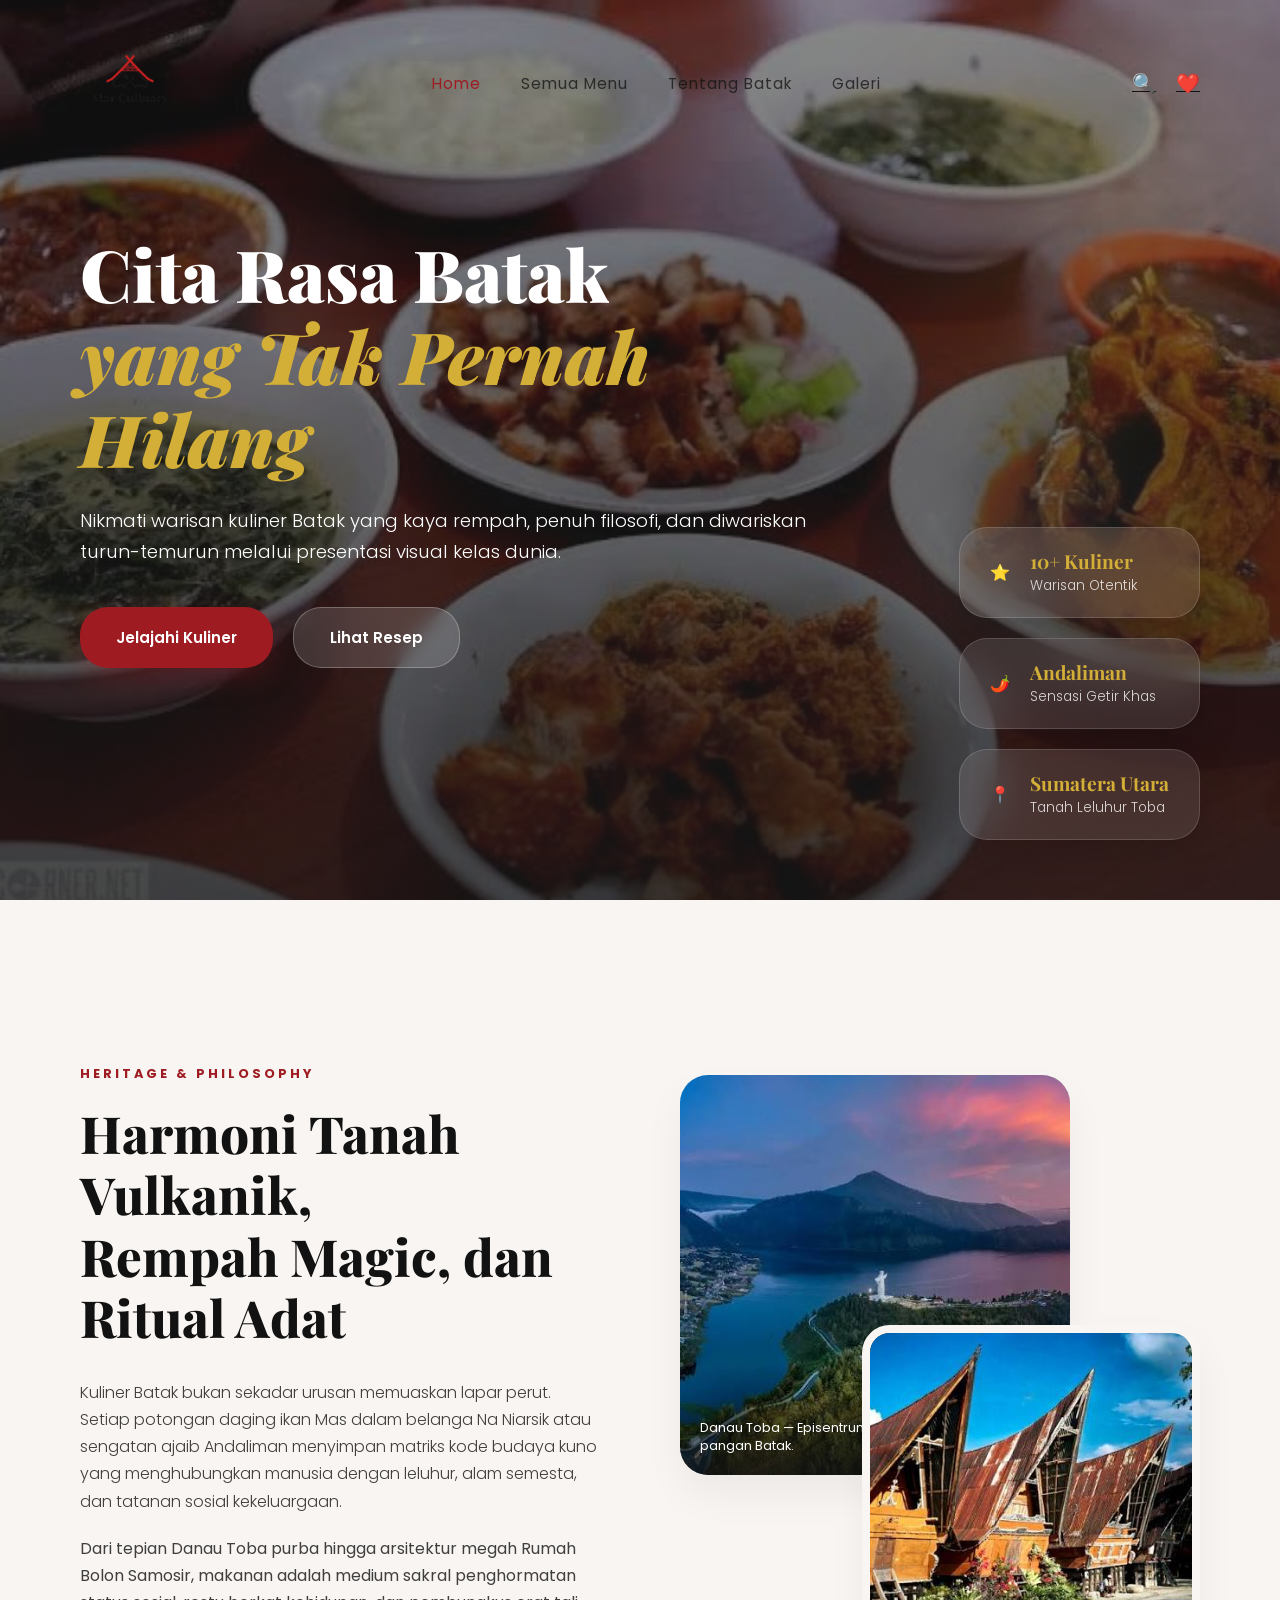
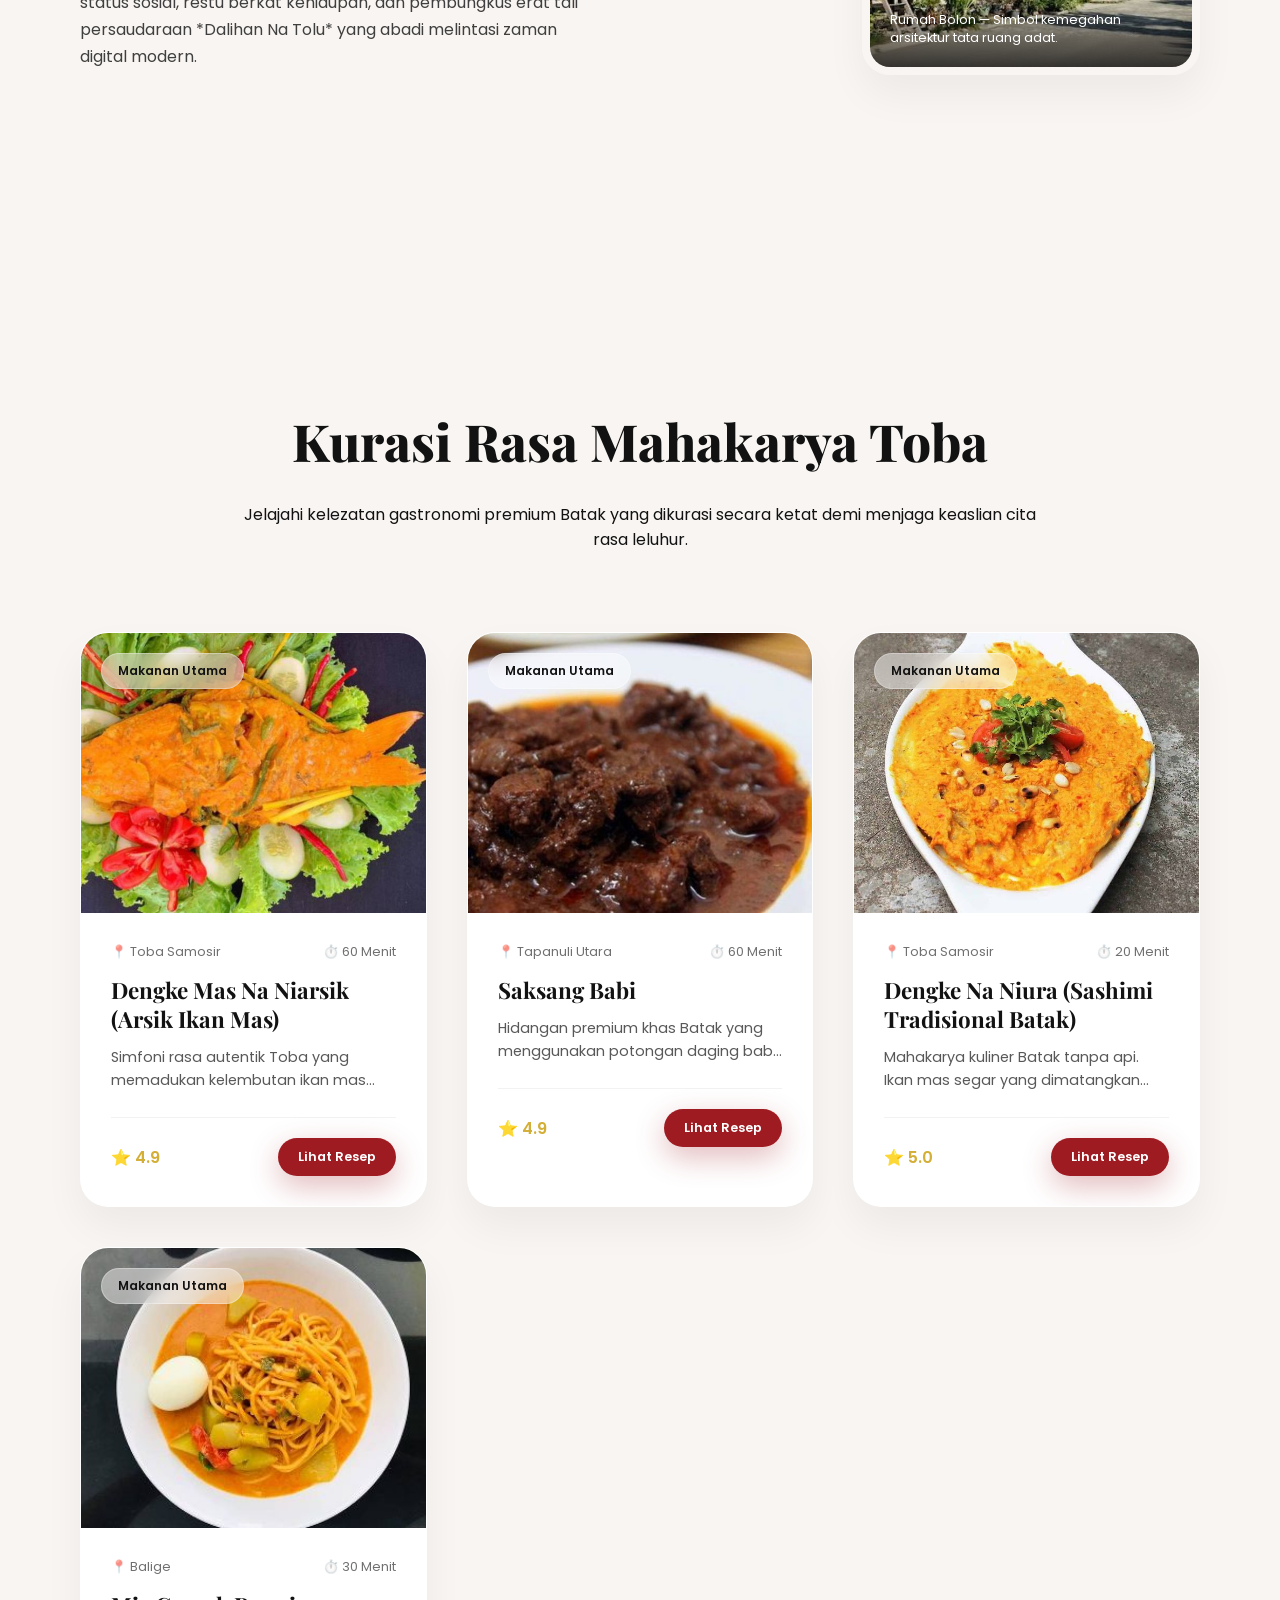
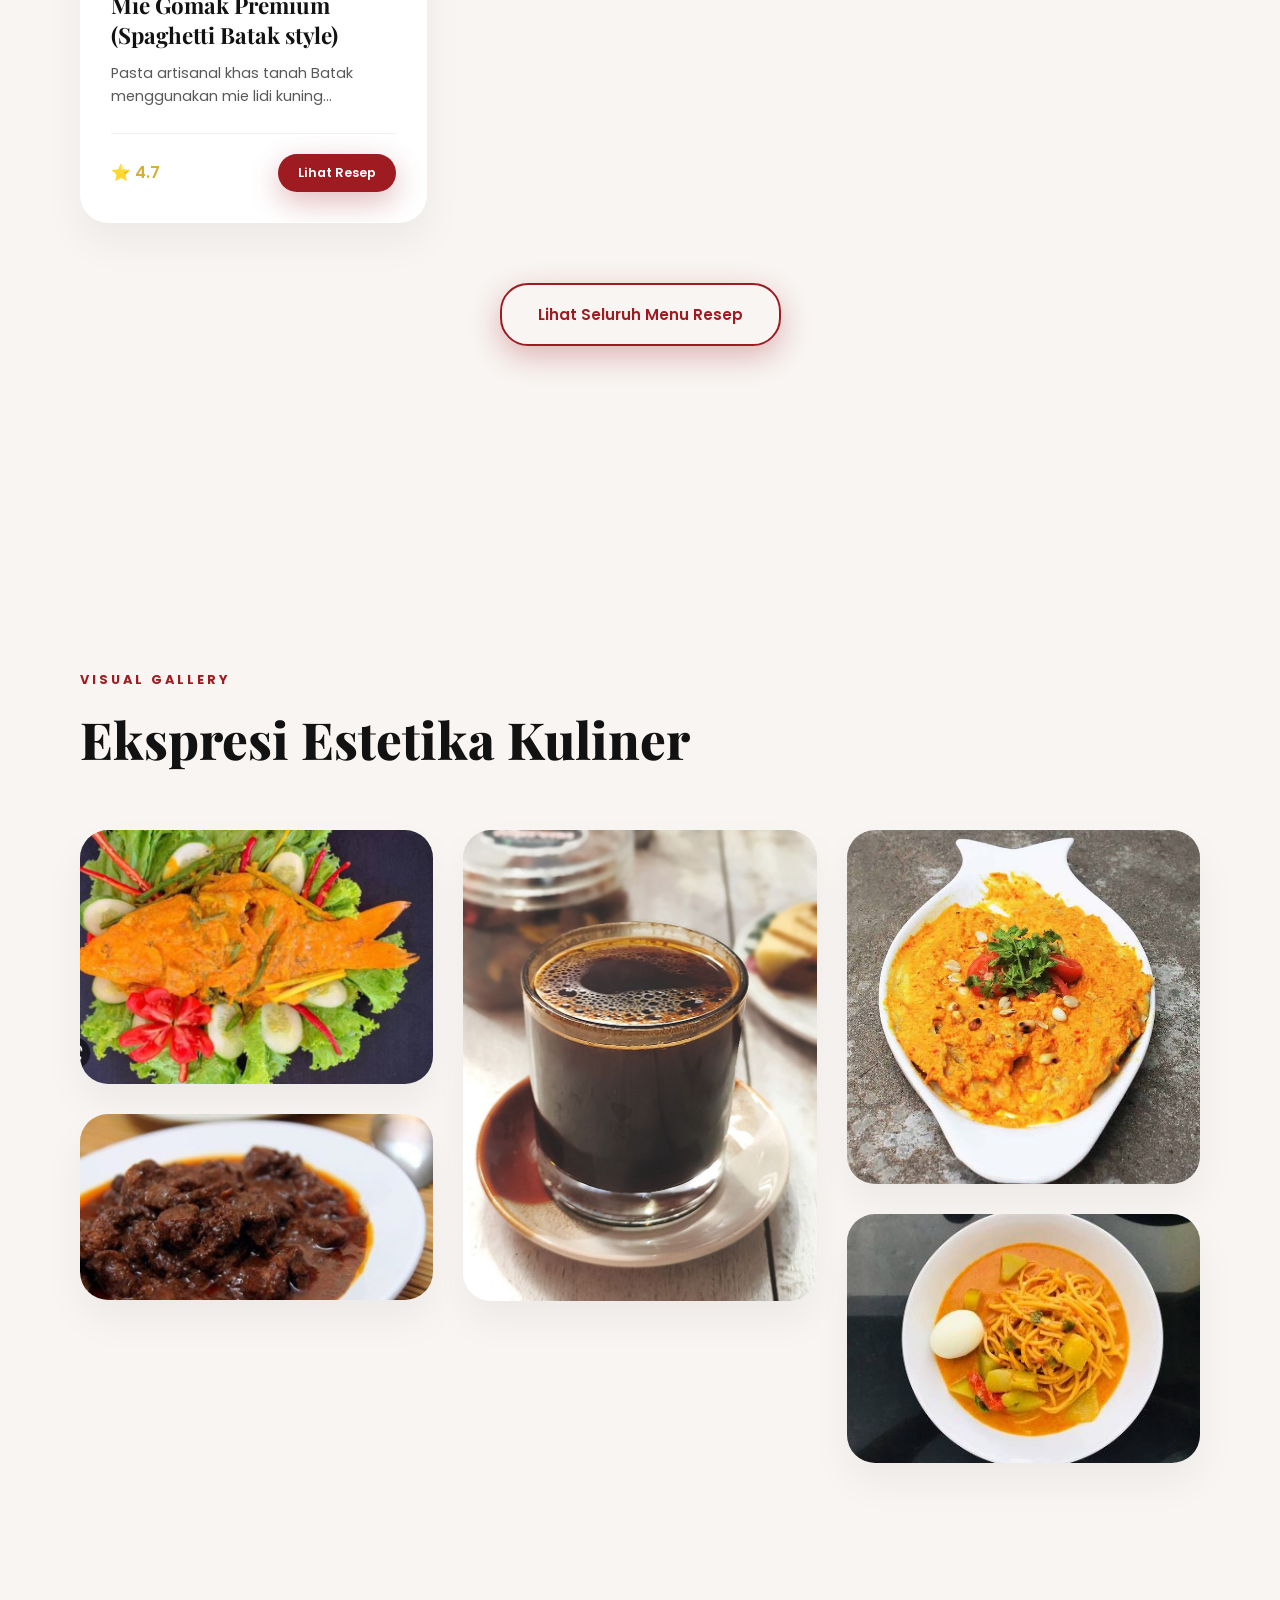
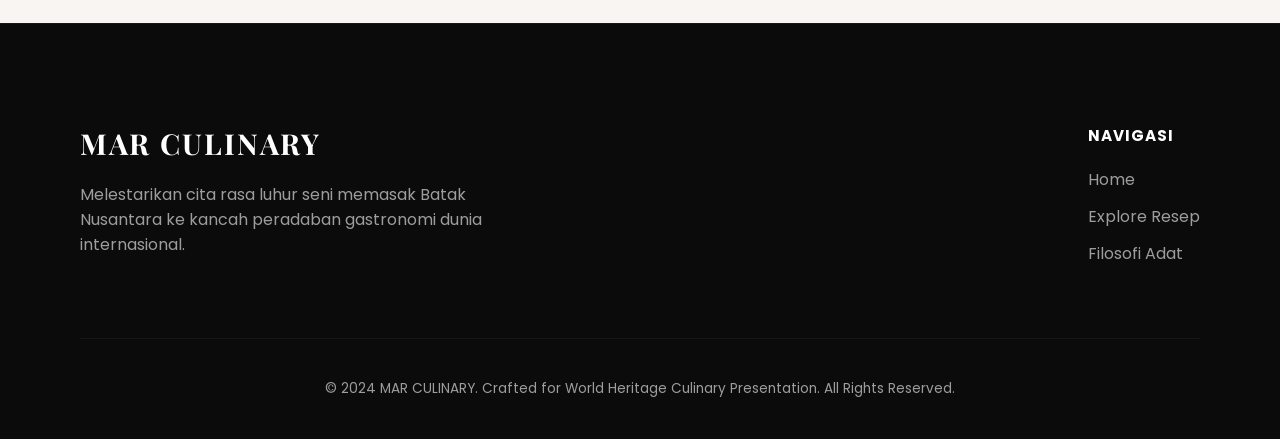
<file: index.html>
<!DOCTYPE html>
<html lang="id">
<head>
    <meta charset="UTF-8">
    <meta name="viewport" content="width=device-width, initial-scale=1.0">
    <title>MAR CULINARY — Premium Batak Heritage Culinary</title>
    <!-- Fonts -->
    <link rel="preconnect" href="https://fonts.googleapis.com">
    <link rel="preconnect" href="https://fonts.gstatic.com" crossorigin>
    <link href="https://fonts.googleapis.com/css2?family=Playfair+Display:ital,wght@0,400..900;1,400..900&family=Poppins:wght@300;400;600;700&display=swap" rel="stylesheet">
    <!-- Styles -->
    <link rel="stylesheet" href="css/style.css">
    <link rel="stylesheet" href="css/animation.css">
</head>
<body>

    <!-- Loading Screen -->
    <div class="loading-screen" id="loadingScreen">
        <div class="loader-content">
            <h1 class="gorga-logo-text">MAR CULINARY</h1>
            <div class="loader-bar"></div>
        </div>
    </div>

    <!-- Background Transparan Motif Ulos Ulas -->
    <div class="ulos-overlay-bg"></div>

    <!-- NAVBAR -->
    <nav class="navbar" id="mainNavbar">
        <div class="nav-container">
            <a href="index.html" class="nav-logo">
            <img src="assets/images/logo.png" alt="Mar Culinary Logo" style="height: 100px; width: auto;">
        </a>
            <ul class="nav-links">
                <li><a href="index.html" class="active">Home</a></li>
                <li><a href="recipes.html?filter=all">Semua Menu</a></li>
                <li><a href="#tentang">Tentang Batak</a></li>
                <li><a href="#galeri">Galeri</a></li>
            </ul>
            <div class="nav-actions">
            <a href="recipes.html" class="nav-action-btn" title="Cari">
                <span class="icon">🔍</span>
            </a>

            <a href="recipes.html?view=favorites" class="nav-action-btn" title="Favorit">
                <span class="icon">❤️</span>
            </a>
        </div>
    </nav>

    <!-- HERO SECTION -->
    <header class="hero">
        <div class="hero-bg-slider"
        style="background-image:
        linear-gradient(rgba(18,18,18,0.5), rgba(18,18,18,0.8)),
        url('assets/images/dp.jpeg');">
        </div>
        <div class="floating-bubble bubble-1"></div>
        <div class="floating-bubble bubble-2"></div>
        <div class="warm-light-source"></div>
        
        <div class="hero-content">
            <h1 class="reveal-text">Cita Rasa Batak<br><span class="highlight-gold">yang Tak Pernah Hilang</span></h1>
            <p class="reveal-subtext">Nikmati warisan kuliner Batak yang kaya rempah, penuh filosofi, dan diwariskan turun-temurun melalui presentasi visual kelas dunia.</p>
            <div class="hero-buttons">
                <a href="recipes.html" class="btn btn-primary ripple">Jelajahi Kuliner</a>
                <a href="recipes.html" class="btn btn-secondary glass">Lihat Resep</a>
            </div>
        </div>

        <!-- Floating Cards Info Apple Style -->
        <div class="hero-floating-cards">
            <div class="f-card glass-card">
                <span class="f-icon">⭐</span>
                <div>
                    <h4>10+ Kuliner</h4>
                    <p>Warisan Otentik</p>
                </div>
            </div>
            <div class="f-card glass-card">
                <span class="f-icon">🌶️</span>
                <div>
                    <h4>Andaliman</h4>
                    <p>Sensasi Getir Khas</p>
                </div>
            </div>
            <div class="f-card glass-card">
                <span class="f-icon">📍</span>
                <div>
                    <h4>Sumatera Utara</h4>
                    <p>Tanah Leluhur Toba</p>
                </div>
            </div>
        </div>
    </header>

    <!-- TENTANG KULINER BATAK (National Geographic Style) -->
    <section class="section-tentang" id="tentang">
        <div class="container-editorial">
            <div class="editorial-grid">
                <div class="editorial-text-panel">
                    <span class="section-tag">HERITAGE & PHILOSOPHY</span>
                    <h2>Harmoni Tanah Vulkanik,<br>Rempah Magic, dan Ritual Adat</h2>
                    <p class="lead-para">Kuliner Batak bukan sekadar urusan memuaskan lapar perut. Setiap potongan daging ikan Mas dalam belanga Na Niarsik atau sengatan ajaib Andaliman menyimpan matriks kode budaya kuno yang menghubungkan manusia dengan leluhur, alam semesta, dan tatanan sosial kekeluargaan.</p>
                    <p>Dari tepian Danau Toba purba hingga arsitektur megah Rumah Bolon Samosir, makanan adalah medium sakral penghormatan status sosial, restu berkat kehidupan, dan pembungkus erat tali persaudaraan *Dalihan Na Tolu* yang abadi melintasi zaman digital modern.</p>
                </div>
                <div class="editorial-image-panel">
                    <div class="img-wrapper wrap-1 soft-shadow-trigger">
                        <img src="assets/images/DanauToba.jpeg" alt="Danau Toba Heritage">
                        <div class="img-caption">Danau Toba — Episentrum kultur dan kesuburan pangan Batak.</div>
                    </div>
                    <div class="img-wrapper wrap-2 soft-shadow-trigger">
                        <img src="assets/images/RumahBolon.jpeg" alt="Rumah Bolon & Ulos">
                        <div class="img-caption">Rumah Bolon — Simbol kemegahan arsitektur tata ruang adat.</div>
                    </div>
                </div>
            </div>
        </div>
    </section>

    <!-- EXPLORE MENU PREVIEW (Airbnb Experience Grid Style) -->
    <section class="section-explore">
        <div class="container-fluid">
            <div class="section-header-center">
                <h2>Kurasi Rasa Mahakarya Toba</h2>
                <p>Jelajahi kelezatan gastronomi premium Batak yang dikurasi secara ketat demi menjaga keaslian cita rasa leluhur.</p>
            </div>
            
            <div class="modern-menu-grid" id="featuredRecipesGrid">
                <!-- Diisi Dinamis oleh JavaScript app.js (Menampilkan 4 Lauk Utama Terpopuler) -->
            </div>

            <div class="center-action-wrapper">
                <a href="recipes.html" class="btn btn-primary outline-btn btn-large">Lihat Seluruh Menu Resep</a>
            </div>
        </div>
    </section>

    <!-- GALERI MASONRY (Pinterest Premium Style) -->
    <section class="section-galeri" id="galeri">
        <div class="container-fluid">
            <div class="section-header-left">
                <span class="section-tag">VISUAL GALLERY</span>
                <h2>Ekspresi Estetika Kuliner</h2>
            </div>
            
            <div class="masonry-gallery">
                <div class="masonry-item item-tall">
                    <img src="assets/images/arsik.jpeg" alt="Arsik Close up">
                    <div class="masonry-overlay glass">
                        <h3>Dengke Mas Na Niarsik</h3>
                        <a href="detail.html?id=arsik" class="btn-text-arrow">Lihat Resep →</a>
                    </div>
                </div>
                <div class="masonry-item">
                    <img src="assets/images/saksang.jpeg" alt="Saksang Culinary">
                    <div class="masonry-overlay glass">
                        <h3>Saksang Ayam Kampung</h3>
                        <a href="detail.html?id=saksang" class="btn-text-arrow">Lihat Resep →</a>
                    </div>
                </div>
                <div class="masonry-item">
                    <img src="assets/images/kopi.jpeg" alt="Kopi Lintong Brew">
                    <div class="masonry-overlay glass">
                        <h3>Kopi Arabika Lintong</h3>
                        <a href="detail.html?id=kopi-lintong" class="btn-text-arrow">Lihat Resep →</a>
                    </div>
                </div>
                <div class="masonry-item item-wide">
                    <img src="assets/images/naniura.jpeg" alt="Naniura Fine Dish">
                    <div class="masonry-overlay glass">
                        <h3>Dengke Na Niura</h3>
                        <a href="detail.html?id=naniura" class="btn-text-arrow">Lihat Resep →</a>
                    </div>
                </div>
                <div class="masonry-item">
                    <img src="assets/images/mieg.jpeg" alt="Mie Gomak Traditional">
                    <div class="masonry-overlay glass">
                        <h3>Mie Gomak Premium</h3>
                        <a href="detail.html?id=mie-gomak" class="btn-text-arrow">Lihat Resep →</a>
                    </div>
                </div>
            </div>
        </div>
    </section>

    <!-- FOOTER -->
    <footer class="footer-premium">
        <div class="footer-top">
            <div class="footer-brand">
                <h2>MAR CULINARY</h2>
                <p>Melestarikan cita rasa luhur seni memasak Batak Nusantara ke kancah peradaban gastronomi dunia internasional.</p>
            </div>
            <div class="footer-links-group">
                <h4>Navigasi</h4>
                <ul>
                    <li><a href="index.html">Home</a></li>
                    <li><a href="recipes.html">Explore Resep</a></li>
                    <li><a href="#tentang">Filosofi Adat</a></li>
                </ul>
            </div>  
        </div>
        <div class="footer-bottom">
            <p>&copy; 2024 MAR CULINARY. Crafted for World Heritage Culinary Presentation. All Rights Reserved.</p>
        </div>
    </footer>

    <!-- Scripts -->
    <script src="js/app.js"></script>
    <script>
    window.addEventListener('load', () => {
        setTimeout(() => {
            const loader = document.getElementById('loadingScreen');
            if (loader) {
                loader.style.opacity = '0';
                setTimeout(() => { loader.style.display = 'none'; }, 500);
            }
        }, 3000);
    });
</script>
</body>
</html>
</file>
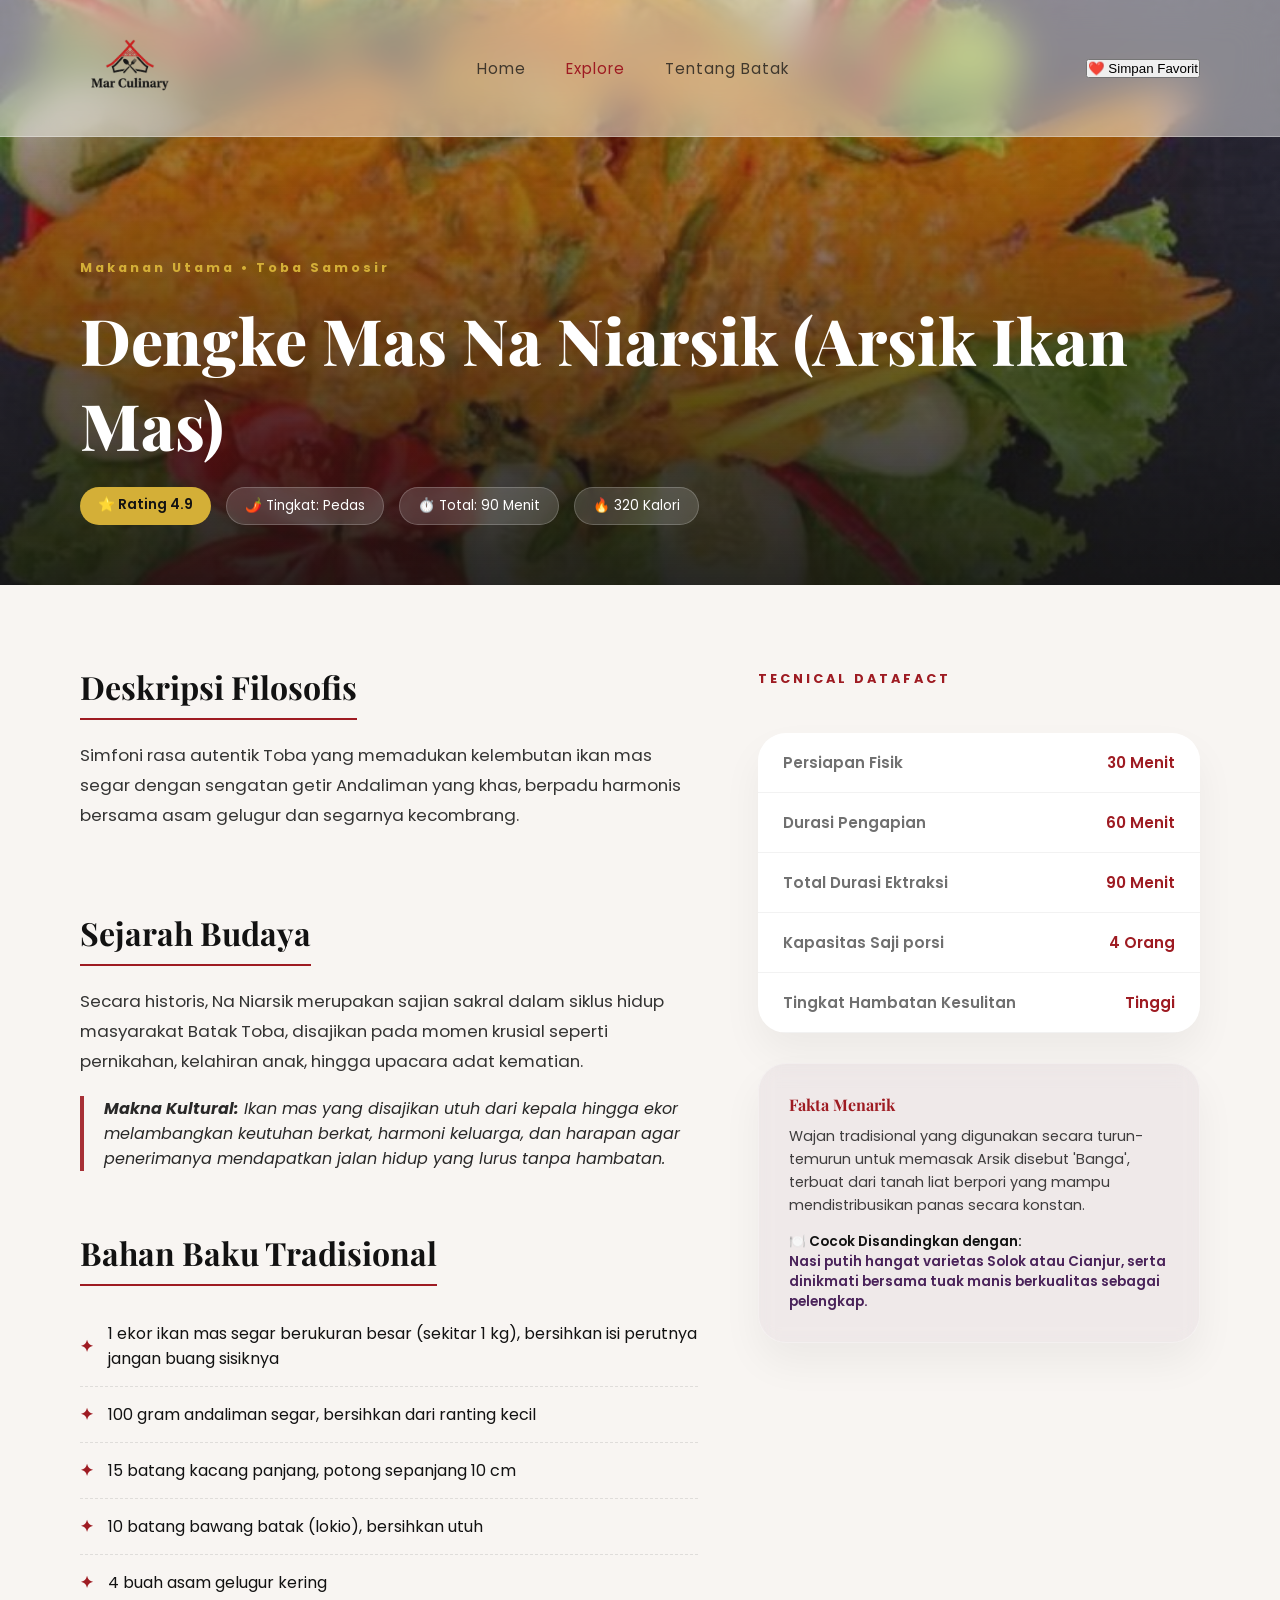
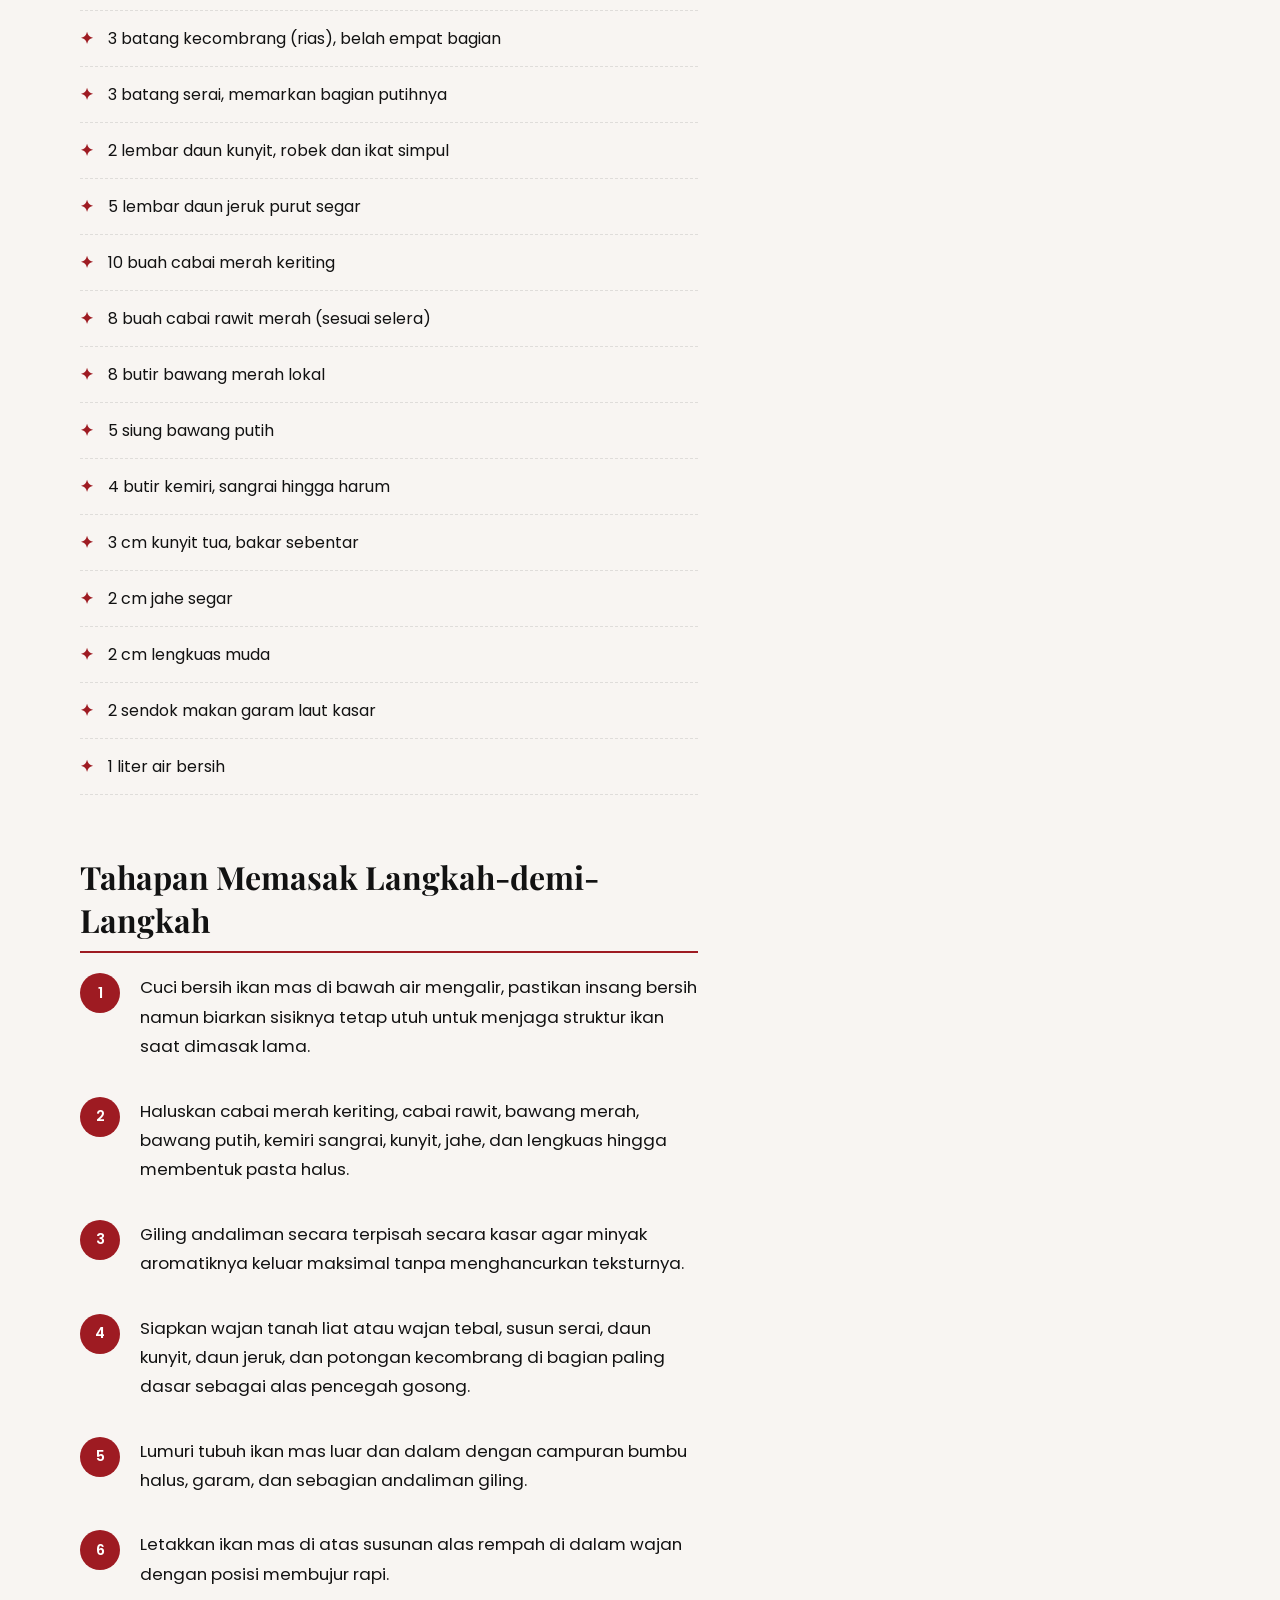
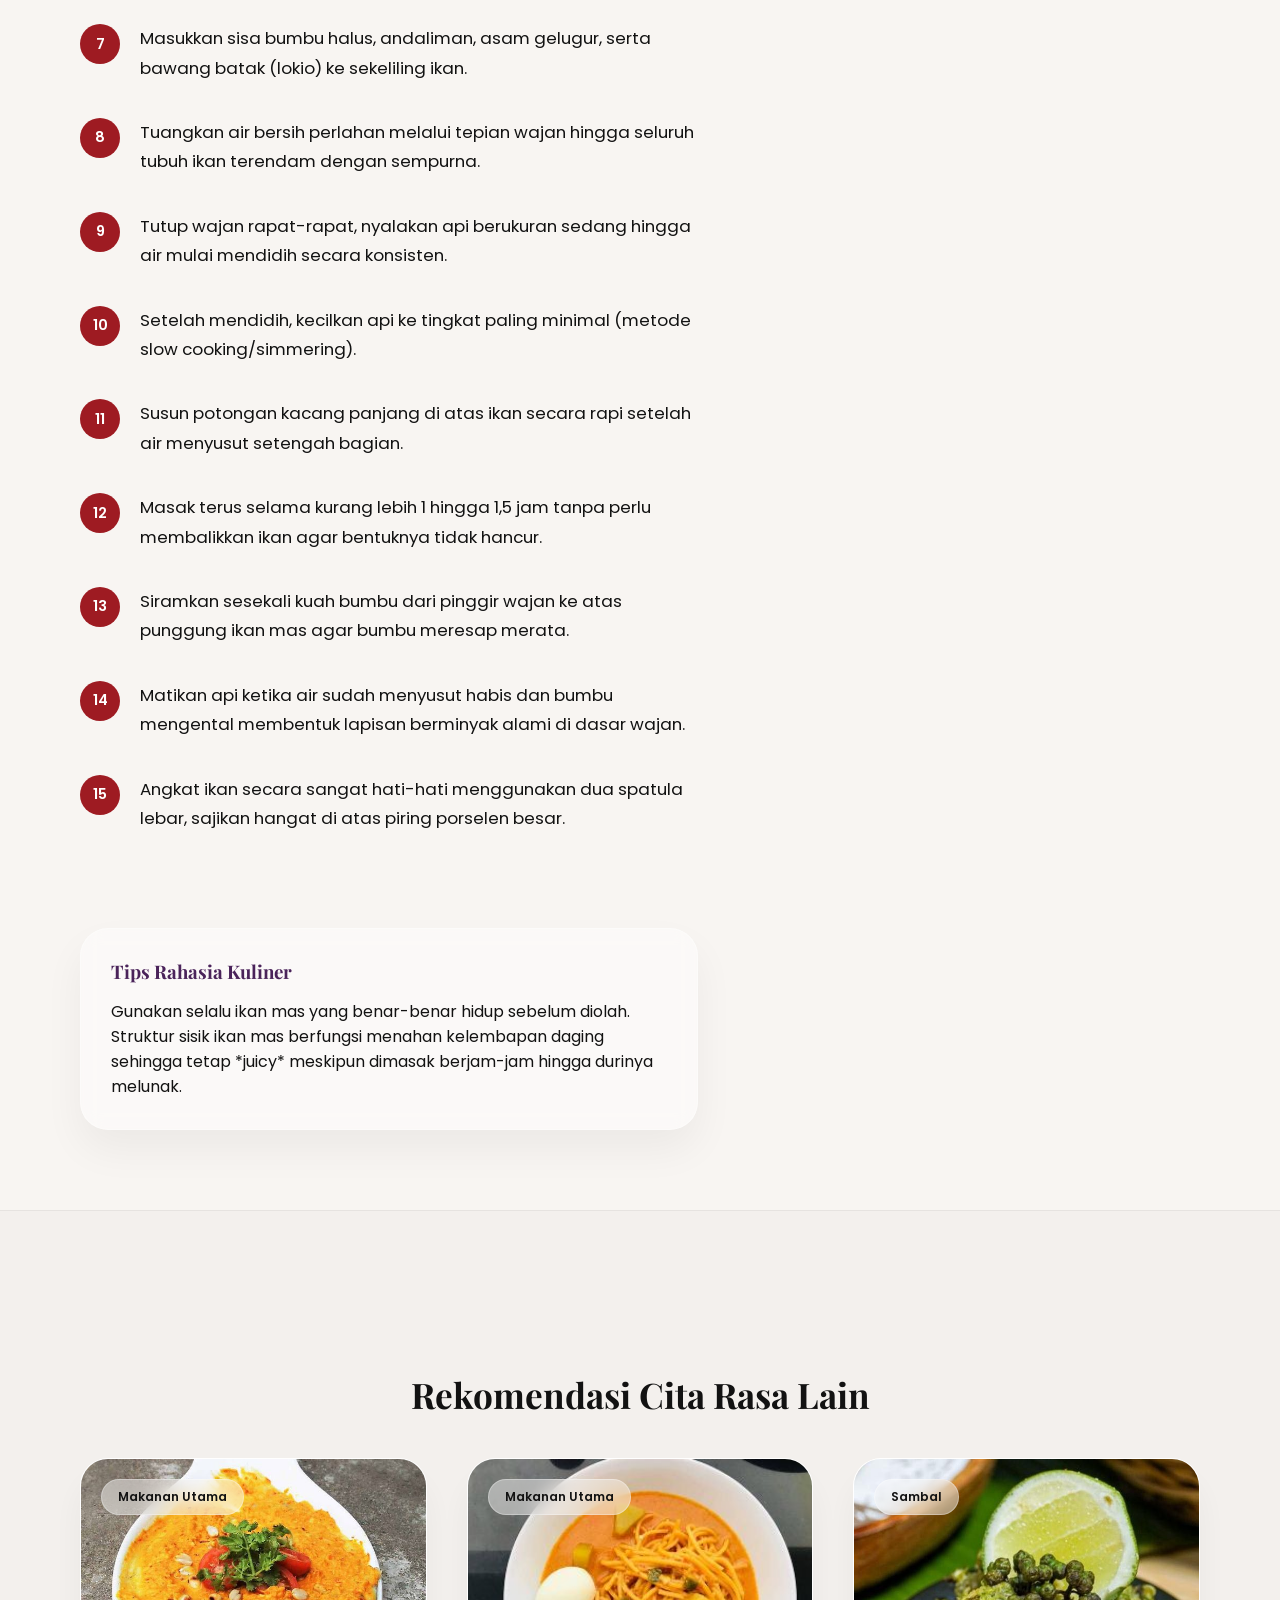
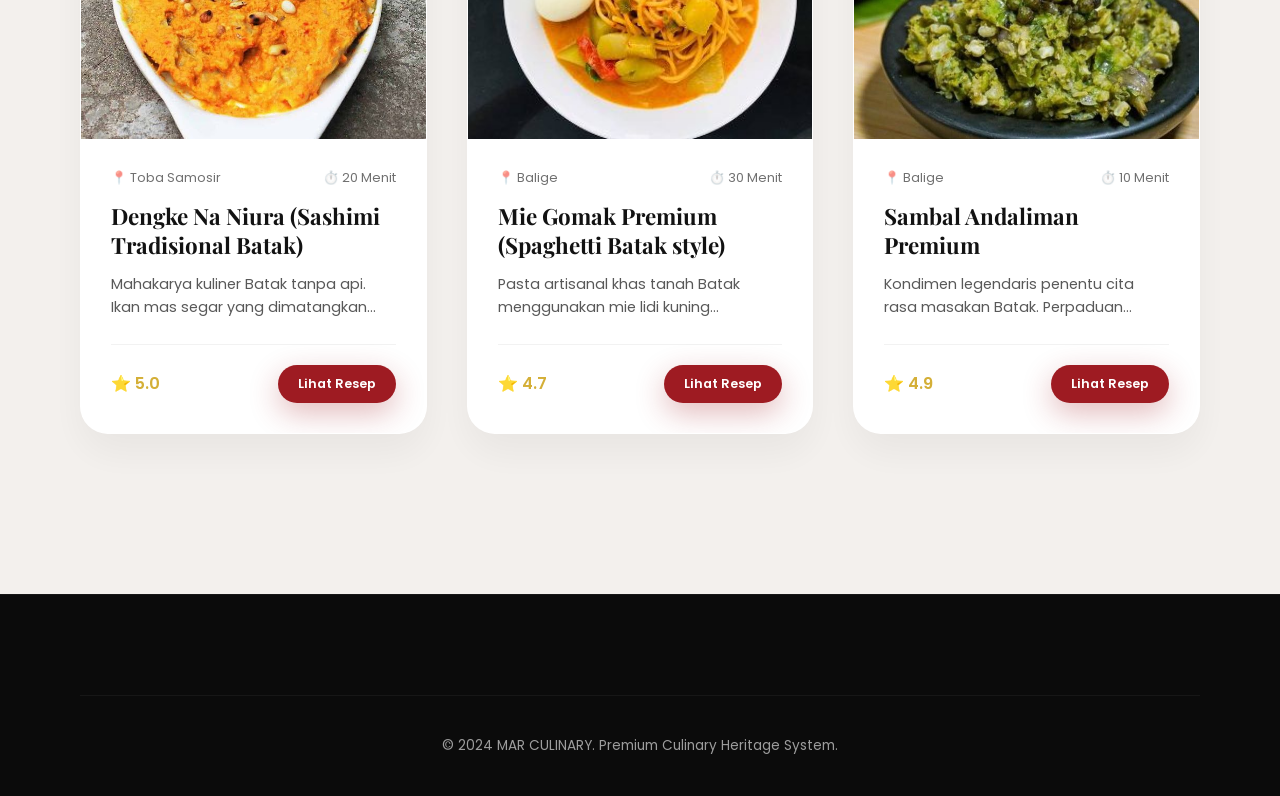
<file: detail.html>
<!DOCTYPE html>
<html lang="id">
<head>
    <meta charset="UTF-8">
    <meta name="viewport" content="width=device-width, initial-scale=1.0">
    <title>RESEP DETAIL — MAR CULINARY</title>
    <link rel="preconnect" href="https://fonts.googleapis.com">
    <link rel="preconnect" href="https://fonts.gstatic.com" crossorigin>
    <link href="https://fonts.googleapis.com/css2?family=Playfair+Display:ital,wght@0,400..900;1,400..900&family=Poppins:wght@300;400;600;700&display=swap" rel="stylesheet">
    <link rel="stylesheet" href="css/style.css">
    <link rel="stylesheet" href="css/animation.css">
</head>
<body class="detail-page-body">

    <div class="ulos-overlay-bg"></div>

    <!-- NAVBAR -->
    <nav class="navbar navbar-scrolled" id="mainNavbar">
        <div class="nav-container">
            <a href="index.html" class="nav-logo">
            <img src="assets/images/logo.png" alt="Mar Culinary Logo" style="height: 100px; width: auto;">
        </a>
            <ul class="nav-links">
                <li><a href="index.html">Home</a></li>
                <li><a href="recipes.html" class="active">Explore</a></li>
                <li><a href="index.html#tentang">Tentang Batak</a></li>
            </ul>
            <div class="nav-actions">
                <button class="favorite-toggle-btn glass" id="recipeFavBtn">❤️ Simpan Favorit</button>
            </div>
        </div>
    </nav>

    <!-- DYNAMIC DETAIL VIEW CONTAINER -->
    <div id="detailContainer">
        <!-- Struktur diisi penuh oleh js/app.js berbasis parameter ?id=nama-id -->
        <div class="container-editorial" style="padding: 120px 20px; text-align: center;">
            <p>Mengambil data arsip resep adat dari server lokal...</p>
        </div>
    </div>

    <!-- FOOTER -->
    <footer class="footer-premium">
        <div class="footer-bottom">
            <p>&copy; 2024 MAR CULINARY. Premium Culinary Heritage System.</p>
        </div>
    </footer>

    <!-- Scripts -->
    <script src="js/darkmode.js"></script>
    <script src="js/app.js"></script>
</body>
</html>
</file>
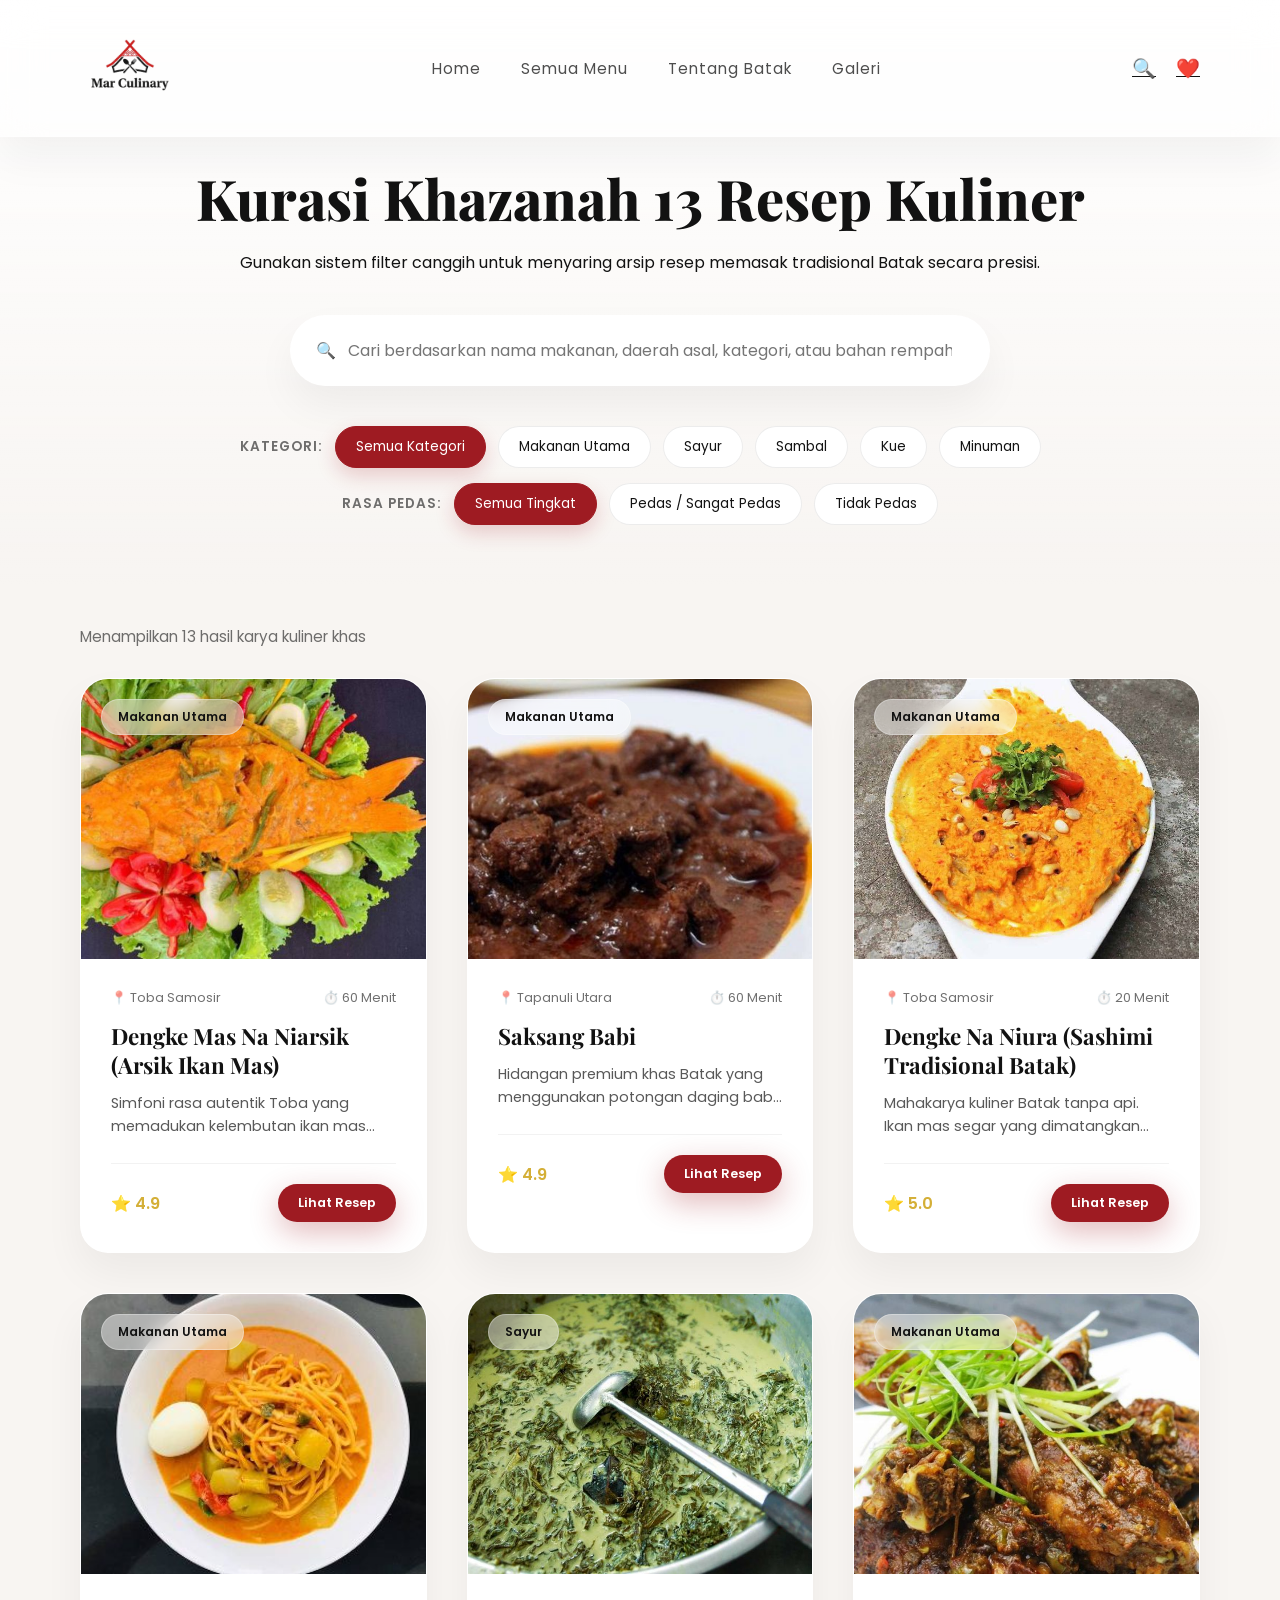
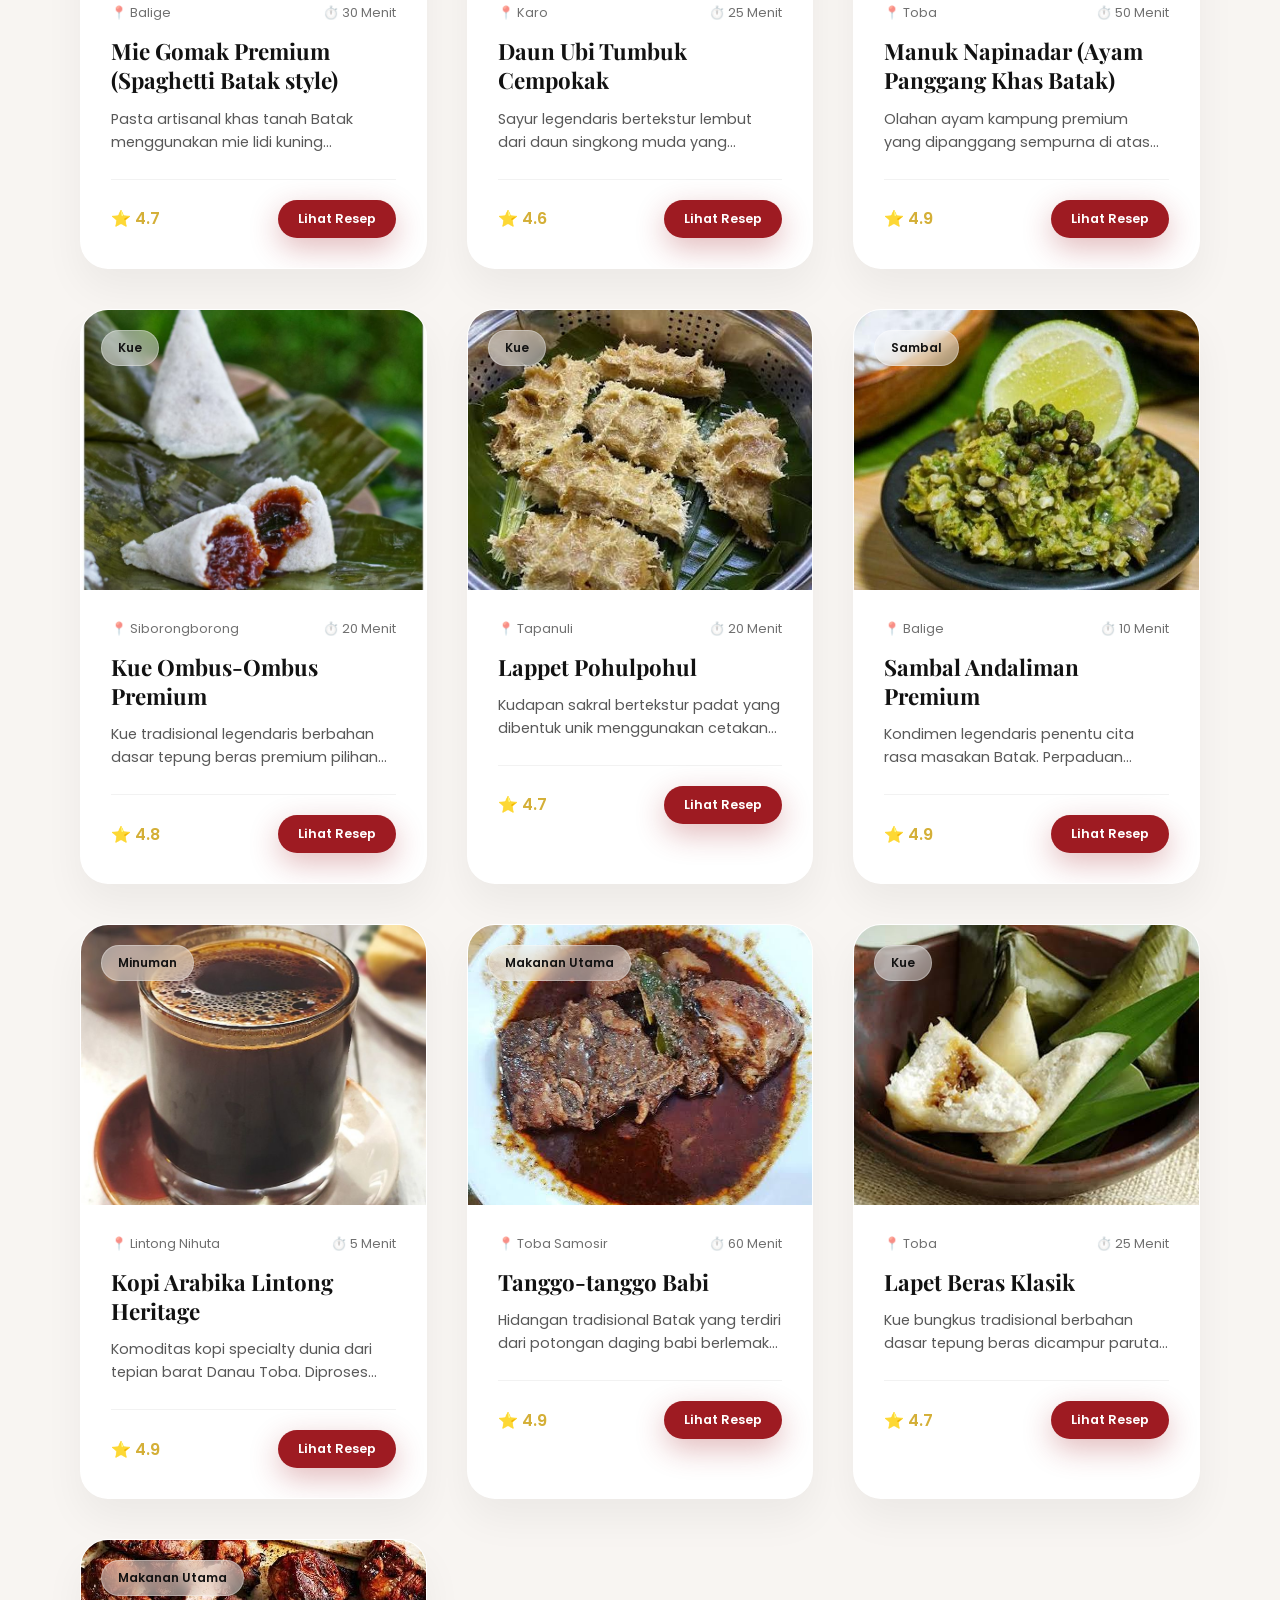
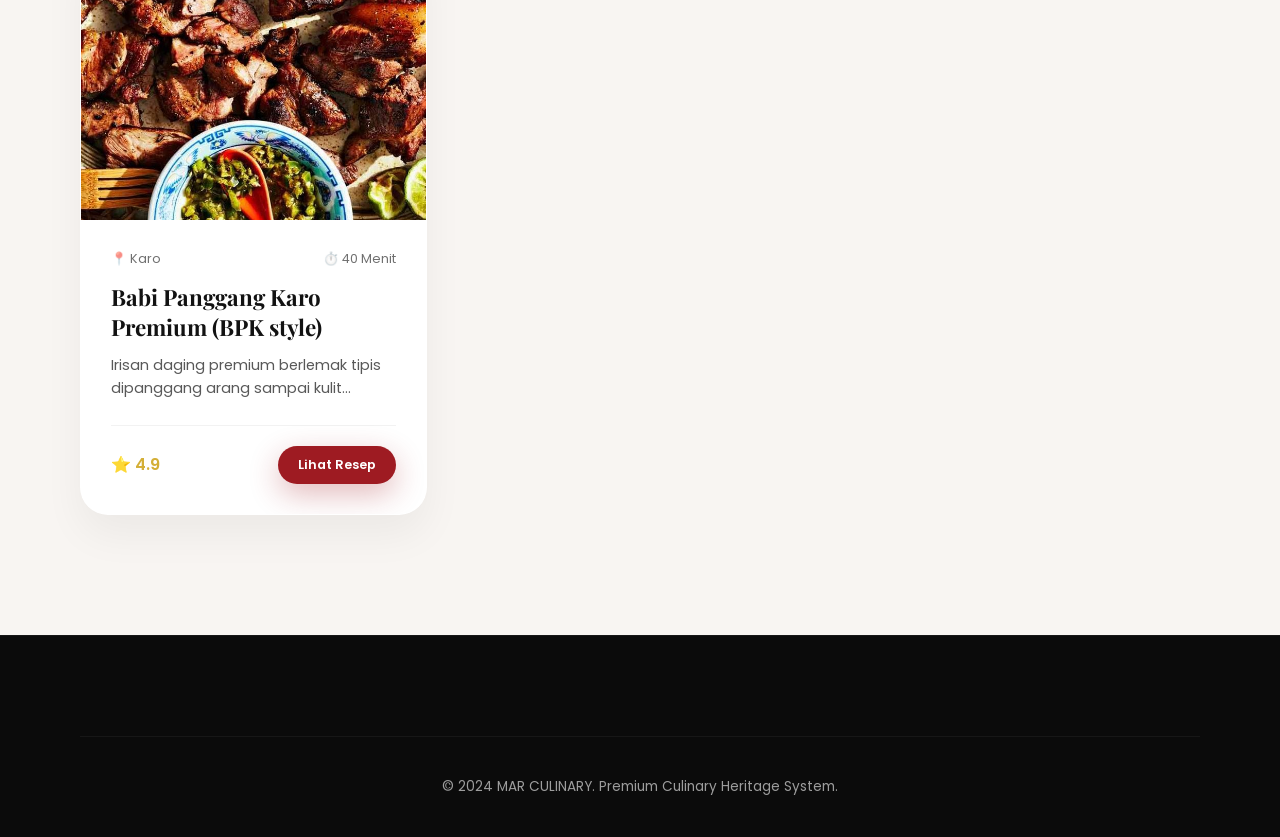
<file: recipes.html>
<!DOCTYPE html>
<html lang="id">
<head>
    <meta charset="UTF-8">
    <meta name="viewport" content="width=device-width, initial-scale=1.0">
    <title>EXPLORE HERITAGE RECIPES — MAR CULINARY</title>
    <link rel="preconnect" href="https://fonts.googleapis.com">
    <link rel="preconnect" href="https://fonts.gstatic.com" crossorigin>
    <link href="https://fonts.googleapis.com/css2?family=Playfair+Display:ital,wght@0,400..900;1,400..900&family=Poppins:wght@300;400;600;700&display=swap" rel="stylesheet">
    <link rel="stylesheet" href="css/style.css">
    <link rel="stylesheet" href="css/animation.css">
</head>
<body class="bg-light-magazine">

    <!-- Transparent Ulos background -->
    <div class="ulos-overlay-bg"></div>

    <!-- NAVBAR -->
<nav class="navbar navbar-scrolled" id="mainNavbar">
    <div class="nav-container">
        <a href="index.html" class="nav-logo">
            <img src="assets/images/logo.png" alt="Mar Culinary Logo" style="height: 100px; width: auto;">
        </a>
        <ul class="nav-links">
            <li><a href="index.html">Home</a></li>
            <li><a href="recipes.html?filter=all">Semua Menu</a></li>
            <li><a href="index.html#tentang">Tentang Batak</a></li>
            <li><a href="index.html#galeri">Galeri</a></li>
        </ul>
        <div class="nav-actions">
            <a href="recipes.html" class="nav-action-btn" title="Cari">
        <span class="icon">🔍</span>
        </a>

        <a href="recipes.html?view=favorites" class="nav-action-btn" title="Favorit">
            <span class="icon">❤️</span>
        </a>
            </div>
        </div>
    </div>
</nav>

    <!-- SEARCH & FILTER HEADER (Apple Clean Workspace Style) -->
    <header class="recipes-hero-header">
        <div class="container-fluid">
            <h1>Kurasi Khazanah 13 Resep Kuliner</h1>
            <p>Gunakan sistem filter canggih untuk menyaring arsip resep memasak tradisional Batak secara presisi.</p>
            
            <!-- Search Bar Modern -->
            <div class="search-wrapper glass">
                <span class="search-icon">🔍</span>
                <input type="text" id="searchInput" placeholder="Cari berdasarkan nama makanan, daerah asal, kategori, atau bahan rempah...">
            </div>

            <!-- Filter Badges Panel -->
            <div class="filter-panel-wrapper">
                <div class="filter-group">
                    <span class="filter-label">Kategori:</span>
                    <button class="filter-badge active" data-filter="kategori" data-value="all">Semua Kategori</button>
                    <button class="filter-badge" data-filter="kategori" data-value="Makanan Utama">Makanan Utama</button>
                    <button class="filter-badge" data-filter="kategori" data-value="Sayur">Sayur</button>
                    <button class="filter-badge" data-filter="kategori" data-value="Sambal">Sambal</button>
                    <button class="filter-badge" data-filter="kategori" data-value="Kue">Kue</button>
                    <button class="filter-badge" data-filter="kategori" data-value="Minuman">Minuman</button>
                </div>
                <div class="filter-group margin-top-sm">
                    <span class="filter-label">Rasa Pedas:</span>
                    <button class="filter-badge active" data-filter="pedas" data-value="all">Semua Tingkat</button>
                    <button class="filter-badge" data-filter="pedas" data-value="Pedas">Pedas / Sangat Pedas</button>
                    <button class="filter-badge" data-filter="pedas" data-value="Tidak Pedas">Tidak Pedas</button>
                </div>
            </div>
        </div>
    </header>

    <!-- MAIN DYNAMIC GRID -->
    <main class="recipes-catalog-section">
        <div class="container-fluid">
            <!-- Active Filter Status Bar -->
            <div class="results-status-bar">
                <p id="recipesCountText">Memuat bank data kuliner...</p>
            </div>

            <!-- Grid Container -->
            <div class="modern-menu-grid" id="mainRecipesCatalogGrid">
                <!-- Diisi sepenuhnya dinamis oleh js/recipes.js dari data/recipes.json -->
            </div>
        </div>
    </main>

    <!-- FOOTER -->
    <footer class="footer-premium">
        <div class="footer-bottom">
            <p>&copy; 2024 MAR CULINARY. Premium Culinary Heritage System.</p>
        </div>
    </footer>

    <!-- Scripts -->
    <script src="js/darkmode.js"></script>
    <script src="js/recipes.js"></script>
    <script src="js/search.js"></script>
</body>
</html>
</file>
<file: css/style.css>
/* ==========================================================================
   RESET & SYSTEM VARIABLES
   ========================================================================== */
:root {
    --primary-red: #9E1B22;
    --secondary-black: #121212;
    --bg-ivory: #F8F5F2;
    --accent-purple: #4A235A;
    --gold: #D4AF37;
    --white: #FFFFFF;
    --card-radius: 28px;
    --font-title: 'Playfair Display', Georgia, serif;
    --font-body: 'Poppins', sans-serif;
    --transition-smooth: all 0.5s cubic-bezier(0.16, 1, 0.3, 1);
    --glass-bg: rgba(255, 255, 255, 0.45);
    --glass-border: rgba(255, 255, 255, 0.3);
    --shadow-soft: 0 20px 40px rgba(18, 18, 18, 0.05);
}

/* Dark Mode Variables Override */
body.dark-theme {
    --bg-ivory: #0D0D0D;
    --secondary-black: #F8F5F2;
    --white: #161616;
    --glass-bg: rgba(22, 22, 22, 0.6);
    --glass-border: rgba(255, 255, 255, 0.08);
    --shadow-soft: 0 20px 40px rgba(0, 0, 0, 0.4);
}

* {
    box-sizing: border-box;
    margin: 0;
    padding: 0;
}

html {
    scroll-behavior: smooth;
    font-size: 16px;
    background-color: var(--bg-ivory);
    color: var(--secondary-black);
    font-family: var(--font-body);
    -webkit-font-smoothing: antialiased;
}

/* Base structural layout spaces (Whitespace masif) */
section {
    padding: 160px 0;
    position: relative;
    overflow: hidden;
}

.container-fluid {
    width: 100%;
    max-width: 1440px;
    margin: 0 auto;
    padding: 0 80px;
}

.container-editorial {
    width: 100%;
    max-width: 1200px;
    margin: 0 auto;
    padding: 0 40px;
}

/* Motif Ulos Transparan Dekoratif */
.ulos-overlay-bg {
    position: fixed;
    top: 0;
    left: 0;
    width: 100%;
    height: 100%;
    background-image: radial-gradient(var(--primary-red) 0.5px, transparent 0.5px), radial-gradient(var(--accent-purple) 0.5px, var(--bg-ivory) 0.5px);
    background-size: 60px 60px;
    background-position: 0 0, 30px 30px;
    opacity: 0.025;
    z-index: -1;
    pointer-events: none;
    transition: var(--transition-smooth);
}

/* ==========================================================================
   NAVBAR & BUTTONS COMPONENTS
   ========================================================================== */
.navbar {
    position: fixed;
    top: 0;
    left: 0;
    width: 100%;
    padding: 30px 0;
    z-index: 1000;
    transition: var(--transition-smooth);
}

.navbar-scrolled {
    padding: 15px 0;
    background: var(--glass-bg);
    backdrop-filter: blur(20px);
    -webkit-backdrop-filter: blur(20px);
    border-bottom: 1px solid var(--glass-border);
    box-shadow: var(--shadow-soft);
}

.nav-container {
    max-width: 1440px;
    margin: 0 auto;
    padding: 0 80px;
    display: flex;
    justify-content: space-between;
    align-items: center;
}

.nav-logo {
    font-family: var(--font-title);
    font-weight: 900;
    font-size: 1.5rem;
    color: var(--primary-red);
    text-decoration: none;
    letter-spacing: 2px;
}

body.dark-theme .nav-logo {
    color: var(--white);
}

.nav-links {
    display: flex;
    list-style: none;
    gap: 40px;
}

.nav-links a {
    text-decoration: none;
    color: var(--secondary-black);
    font-weight: 400;
    font-size: 0.95rem;
    letter-spacing: 1px;
    transition: var(--transition-smooth);
    opacity: 0.75;
}

.nav-links a:hover, .nav-links a.active {
    color: var(--primary-red);
    opacity: 1;
}

.nav-actions {
    display: flex;
    align-items: center;
    gap: 20px;
}

.nav-action-btn {
    background: transparent;
    border: none;
    cursor: pointer;
    font-size: 1.2rem;
    color: var(--secondary-black);
    transition: var(--transition-smooth);
}

.profile-avatar {
    width: 40px;
    height: 40px;
    border-radius: 50%;
    background: linear-gradient(45deg, var(--primary-red), var(--gold));
    box-shadow: var(--shadow-soft);
}

/* Premium Apple & Luxury Style Buttons */
.btn {
    display: inline-flex;
    align-items: center;
    justify-content: center;
    padding: 18px 36px;
    font-family: var(--font-body);
    font-weight: 600;
    font-size: 0.95rem;
    text-decoration: none;
    border-radius: var(--card-radius);
    transition: var(--transition-smooth);
    cursor: pointer;
    position: relative;
    overflow: hidden;
}

.btn-primary {
    background: var(--primary-red);
    color: var(--white);
    border: none;
    box-shadow: 0 10px 30px rgba(158, 27, 34, 0.3);
}

.btn-primary:hover {
    transform: translateY(-3px);
    box-shadow: 0 15px 35px rgba(158, 27, 34, 0.45);
}

.btn-secondary.glass {
    background: rgba(255, 255, 255, 0.15);
    backdrop-filter: blur(10px);
    -webkit-backdrop-filter: blur(10px);
    color: var(--white);
    border: 1px solid rgba(255, 255, 255, 0.25);
}

.btn-secondary.glass:hover {
    background: rgba(255, 255, 255, 0.3);
    color: var(--white);
}

/* ==========================================================================
   HERO STYLE & FLOATING SYSTEM
   ========================================================================== */
.hero {
    height: 100vh;
    position: relative;
    display: flex;
    align-items: center;
    padding-left: 80px;
    color: var(--white);
    overflow: hidden;
}

.hero-bg-slider {
    position: absolute;
    top: 0; left: 0; width: 100%; height: 100%;
    background-size: cover;
    background-position: center;
    z-index: -2;
    transform: scale(1.05);
    animation: zoomFadeHero 20s infinite alternate ease-in-out;
}

.hero-content {
    max-width: 750px;
    z-index: 10;
}

.hero h1 {
    font-family: var(--font-title);
    font-size: 4.5rem;
    font-weight: 900;
    line-height: 1.15;
    margin-bottom: 25px;
}

.highlight-gold {
    color: var(--gold);
    font-style: italic;
}

.hero p {
    font-size: 1.15rem;
    font-weight: 300;
    line-height: 1.7;
    margin-bottom: 40px;
    opacity: 0.9;
}

.hero-buttons {
    display: flex;
    gap: 20px;
}

/* Glassmorphism Floating Cards */
.hero-floating-cards {
    position: absolute;
    bottom: 60px;
    right: 80px;
    display: flex;
    flex-direction: column;
    gap: 20px;
    z-index: 10;
}

.glass-card {
    background: rgba(255, 255, 255, 0.1);
    backdrop-filter: blur(25px);
    -webkit-backdrop-filter: blur(25px);
    border: 1px solid rgba(255, 255, 255, 0.15);
    padding: 20px 30px;
    border-radius: var(--card-radius);
    display: flex;
    align-items: center;
    gap: 20px;
    box-shadow: 0 20px 40px rgba(0,0,0,0.15);
    color: var(--white);
}

.glass-card h4 { font-family: var(--font-title); font-size: 1.2rem; font-weight: 700; color: var(--gold); }
.glass-card p { font-size: 0.85rem; opacity: 0.8; margin: 0; }

/* Warm Light Source effect */
.warm-light-source {
    position: absolute;
    top: -10%;
    right: -10%;
    width: 600px;
    height: 600px;
    background: radial-gradient(circle, rgba(212,175,55,0.15) 0%, transparent 70%);
    pointer-events: none;
    z-index: -1;
}

/* ==========================================================================
   EDITORIAL TRANSFORMATION SECTIONS (NatGeo style)
   ========================================================================== */
.section-tag {
    display: inline-block;
    font-family: var(--font-body);
    font-weight: 700;
    font-size: 0.8rem;
    letter-spacing: 3px;
    color: var(--primary-red);
    margin-bottom: 20px;
}

.section-tentang h2, .section-explore h2, .section-galeri h2 {
    font-family: var(--font-title);
    font-size: 3.2rem;
    font-weight: 800;
    line-height: 1.2;
    margin-bottom: 30px;
}

.editorial-grid {
    display: grid;
    grid-template-columns: 1fr 1fr;
    gap: 80px;
    align-items: center;
}

.lead-para {
    font-size: 1.25rem;
    line-height: 1.8;
    font-weight: 300;
    margin-bottom: 25px;
    opacity: 0.9;
}

.editorial-text-panel p {
    font-size: 1rem;
    line-height: 1.7;
    margin-bottom: 20px;
    opacity: 0.8;
}

.editorial-image-panel {
    position: relative;
    height: 600px;
}

.img-wrapper {
    position: absolute;
    border-radius: var(--card-radius);
    overflow: hidden;
    box-shadow: var(--shadow-soft);
    transition: var(--transition-smooth);
}

.img-wrapper img {
    width: 100%;
    height: 100%;
    object-fit: cover;
    transition: var(--transition-smooth);
}

.img-wrapper:hover img {
    transform: scale(1.06);
}

.wrap-1 {
    width: 75%;
    height: 400px;
    top: 0;
    left: 0;
    z-index: 2;
}

.wrap-2 {
    width: 65%;
    height: 350px;
    bottom: 0;
    right: 0;
    z-index: 3;
    border: 8px solid var(--bg-ivory);
}

.img-caption {
    position: absolute;
    bottom: 0; left: 0; width: 100%;
    padding: 20px;
    background: linear-gradient(transparent, rgba(18,18,18,0.8));
    color: var(--white);
    font-size: 0.8rem;
}

/* ==========================================================================
   DYNAMIC PREMIUM GRID CARD SYSTEM (Airbnb Experience layout)
   ========================================================================== */
.section-header-center {
    text-align: center;
    max-width: 800px;
    margin: 0 auto 80px auto;
}

.modern-menu-grid {
    display: grid;
    grid-template-columns: repeat(auto-fill, minmax(320px, 1fr));
    gap: 40px;
}

.premium-food-card {
    background: var(--white);
    border-radius: var(--card-radius);
    overflow: hidden;
    box-shadow: var(--shadow-soft);
    border: 1px solid var(--glass-border);
    transition: var(--transition-smooth);
    position: relative;
}

.card-img-container {
    height: 280px;
    overflow: hidden;
    position: relative;
}

.card-img-container img {
    width: 100%;
    height: 100%;
    object-fit: cover;
    transition: var(--transition-smooth);
}

.card-badge-category {
    position: absolute;
    top: 20px; left: 20px;
    background: var(--glass-bg);
    backdrop-filter: blur(10px);
    -webkit-backdrop-filter: blur(10px);
    padding: 8px 16px;
    border-radius: 50px;
    font-size: 0.75rem;
    font-weight: 600;
    color: var(--secondary-black);
    border: 1px solid var(--glass-border);
}

.card-body-content {
    padding: 30px;
}

.card-meta-row {
    display: flex;
    justify-content: space-between;
    font-size: 0.8rem;
    opacity: 0.6;
    margin-bottom: 15px;
}

.premium-food-card h3 {
    font-family: var(--font-title);
    font-size: 1.4rem;
    font-weight: 700;
    margin-bottom: 12px;
    line-height: 1.3;
}

.card-desc-short {
    font-size: 0.9rem;
    line-height: 1.6;
    opacity: 0.7;
    margin-bottom: 25px;
    display: -webkit-box;
    -webkit-line-clamp: 2;
    -webkit-box-orient: vertical;
    overflow: hidden;
}

.card-footer-action {
    display: flex;
    justify-content: space-between;
    align-items: center;
    border-top: 1px solid rgba(18,18,18,0.05);
    padding-top: 20px;
}

body.dark-theme .card-footer-action {
    border-top: 1px solid rgba(255,255,255,0.05);
}

.card-rating-indicator {
    font-weight: 600;
    color: var(--gold);
}

/* Hover Engine States */
.premium-food-card:hover {
    transform: translateY(-12px);
    box-shadow: 0 40px 80px rgba(18, 18, 18, 0.12);
}

body.dark-theme .premium-food-card:hover {
    box-shadow: 0 40px 80px rgba(0, 0, 0, 0.6);
}

.premium-food-card:hover .card-img-container img {
    transform: scale(1.08);
}

.center-action-wrapper {
    text-align: center;
    margin-top: 60px;
}

.outline-btn {
    background: transparent;
    border: 2px solid var(--primary-red);
    color: var(--primary-red);
}

.outline-btn:hover {
    background: var(--primary-red);
    color: var(--white);
}

/* ==========================================================================
   RECIPES CATALOG PAGE STYLING (Apple Workspace Filters)
   ========================================================================== */
.recipes-hero-header {
    padding: 160px 0 60px 0;
    text-align: center;
    background: linear-gradient(var(--white), transparent);
}

body.dark-theme .recipes-hero-header {
    background: linear-gradient(var(--white), transparent);
}

.recipes-hero-header h1 {
    font-family: var(--font-title);
    font-size: 3.5rem;
    font-weight: 800;
    margin-bottom: 15px;
}

.search-wrapper {
    max-width: 700px;
    margin: 40px auto;
    display: flex;
    align-items: center;
    background: var(--white);
    padding: 10px 25px;
    border-radius: 50px;
    box-shadow: var(--shadow-soft);
    border: 1px solid var(--glass-border);
}

.search-wrapper input {
    width: 100%;
    border: none;
    background: transparent;
    padding: 12px;
    font-family: var(--font-body);
    font-size: 1rem;
    color: var(--secondary-black);
}

.search-wrapper input:focus {
    outline: none;
}

.filter-panel-wrapper {
    max-width: 900px;
    margin: 0 auto;
    display: flex;
    flex-direction: column;
    align-items: center;
    gap: 15px;
}

.filter-group {
    display: flex;
    flex-wrap: wrap;
    align-items: center;
    justify-content: center;
    gap: 12px;
}

.filter-label {
    font-size: 0.85rem;
    font-weight: 600;
    text-transform: uppercase;
    letter-spacing: 1px;
    opacity: 0.6;
}

.filter-badge {
    background: var(--white);
    border: 1px solid rgba(18,18,18,0.08);
    padding: 10px 20px;
    border-radius: 50px;
    font-family: var(--font-body);
    font-size: 0.85rem;
    cursor: pointer;
    transition: var(--transition-smooth);
    color: var(--secondary-black);
}

body.dark-theme .filter-badge {
    border: 1px solid rgba(255,255,255,0.08);
}

.filter-badge:hover, .filter-badge.active {
    background: var(--primary-red);
    color: var(--white);
    border-color: var(--primary-red);
    box-shadow: 0 8px 20px rgba(158,27,34,0.2);
}

.recipes-catalog-section {
    padding: 40px 0 120px 0;
}

.results-status-bar {
    margin-bottom: 30px;
    opacity: 0.6;
    font-size: 0.95rem;
}

/* ==========================================================================
   DETAIL PAGE SPECIFIC EDITORIAL LAYOUT
   ========================================================================== */
.detail-hero-section {
    height: 65vh;
    position: relative;
    display: flex;
    align-items: flex-end;
    padding-bottom: 60px;
    color: var(--white);
}

.detail-hero-img {
    position: absolute;
    top: 0; left: 0; width: 100%; height: 100%;
    background-size: cover;
    background-position: center;
    z-index: -2;
}

.detail-hero-overlay {
    position: absolute;
    top:0; left:0; width:100%; height:100%;
    background: linear-gradient(to bottom, rgba(18,18,18,0.2), rgba(18,18,18,0.9));
    z-index: -1;
}

.detail-header-meta h1 {
    font-family: var(--font-title);
    font-size: 4rem;
    font-weight: 800;
    margin-bottom: 20px;
}

.meta-badges-flex {
    display: flex;
    flex-wrap: wrap;
    gap: 15px;
}

.detail-badge {
    background: rgba(255,255,255,0.15);
    backdrop-filter: blur(10px);
    -webkit-backdrop-filter: blur(10px);
    padding: 8px 18px;
    border-radius: 50px;
    font-size: 0.85rem;
    border: 1px solid rgba(255,255,255,0.2);
}

.badge-gold-filled {
    background: var(--gold);
    color: var(--secondary-black);
    font-weight: 600;
    border: none;
}

.detail-grid-layout {
    display: grid;
    grid-template-columns: 7fr 5fr;
    gap: 60px;
    padding: 80px 0;
}

.editorial-block {
    margin-bottom: 50px;
}

.editorial-block h2 {
    font-family: var(--font-title);
    font-size: 2rem;
    font-weight: 700;
    margin-bottom: 20px;
    border-bottom: 2px solid var(--primary-red);
    padding-bottom: 10px;
    display: inline-block;
}

.editorial-block p {
    font-size: 1.05rem;
    line-height: 1.8;
    opacity: 0.85;
    margin-bottom: 20px;
}

/* Quick stats table widget */
.premium-specs-table {
    width: 100%;
    border-collapse: collapse;
    margin: 25px 0;
    background: var(--white);
    border-radius: var(--card-radius);
    overflow: hidden;
    box-shadow: var(--shadow-soft);
}

.premium-specs-table td {
    padding: 18px 25px;
    border-bottom: 1px solid rgba(18,18,18,0.05);
    font-size: 0.95rem;
}

body.dark-theme .premium-specs-table td {
    border-bottom: 1px solid rgba(255,255,255,0.05);
}

.premium-specs-table td:first-child {
    font-weight: 600;
    opacity: 0.6;
}

.premium-specs-table td:last-child {
    text-align: right;
    font-weight: 600;
    color: var(--primary-red);
}

/* Ingredients & Steps Styles */
.ingredients-list {
    list-style: none;
}

.ingredients-list li {
    padding: 15px 0;
    border-bottom: 1px dashed rgba(18,18,18,0.1);
    font-size: 1rem;
    display: flex;
    align-items: center;
}

body.dark-theme .ingredients-list li {
    border-bottom: 1px dashed rgba(255,255,255,0.1);
}

.ingredients-list li::before {
    content: "✦";
    color: var(--primary-red);
    margin-right: 15px;
    font-weight: bold;
}

.cooking-steps-ol {
    list-style: none;
    counter-reset: steps-counter;
}

.cooking-steps-ol li {
    counter-increment: steps-counter;
    position: relative;
    padding-left: 60px;
    margin-bottom: 35px;
    font-size: 1.05rem;
    line-height: 1.75;
}

.cooking-steps-ol li::before {
    content: counter(steps-counter);
    position: absolute;
    top: 0; left: 0;
    width: 40px; height: 40px;
    background: var(--primary-red);
    color: var(--white);
    border-radius: 50%;
    display: flex;
    align-items: center;
    justify-content: center;
    font-weight: 600;
    font-size: 0.9rem;
}

.tips-box-glass {
    background: var(--glass-bg);
    border: 1px solid var(--glass-border);
    backdrop-filter: blur(10px);
    -webkit-backdrop-filter: blur(10px);
    padding: 30px;
    border-radius: var(--card-radius);
    box-shadow: var(--shadow-soft);
}

.tips-box-glass h3 {
    color: var(--accent-purple);
    font-family: var(--font-title);
    margin-bottom: 15px;
}

body.dark-theme .tips-box-glass h3 {
    color: var(--gold);
}

/* ==========================================================================
   MASONRY GALERI PINTEREST STRUCTURE
   ========================================================================== */
.section-header-left {
    margin-bottom: 60px;
}

.masonry-gallery {
    columns: 3 320px;
    column-gap: 30px;
}

.masonry-item {
    break-inside: avoid;
    margin-bottom: 30px;
    border-radius: var(--card-radius);
    overflow: hidden;
    position: relative;
    box-shadow: var(--shadow-soft);
}

.masonry-item img {
    width: 100%;
    display: block;
    object-fit: cover;
    transition: var(--transition-smooth);
}

.masonry-overlay {
    position: absolute;
    top:0; left:0; width:100%; height:100%;
    background: rgba(18,18,18,0.7);
    opacity: 0;
    display: flex;
    flex-direction: column;
    justify-content: flex-end;
    padding: 30px;
    transition: var(--transition-smooth);
}

.masonry-overlay h3 {
    color: var(--white);
    font-family: var(--font-title);
    font-size: 1.5rem;
    margin-bottom: 15px;
}

.btn-text-arrow {
    color: var(--gold);
    text-decoration: none;
    font-weight: 600;
    font-size: 0.9rem;
}

.masonry-item:hover img {
    transform: scale(1.08);
}

.masonry-item:hover .masonry-overlay {
    opacity: 1;
}

/* ==========================================================================
   FOOTER PREMIUM STYLE
   ========================================================================== */
.footer-premium {
    background: #0B0B0B;
    color: rgba(255,255,255,0.6);
    padding: 100px 80px 40px 80px;
    border-top: 1px solid rgba(255,255,255,0.05);
}

.footer-top {
    display: flex;
    flex-wrap: wrap;
    justify-content: space-between;
    gap: 60px;
    margin-bottom: 60px;
}

.footer-brand {
    max-width: 450px;
}

.footer-brand h2 {
    font-family: var(--font-title);
    color: var(--white);
    font-size: 1.8rem;
    margin-bottom: 20px;
    letter-spacing: 2px;
}

.footer-links-group h4 {
    color: var(--white);
    font-size: 0.95rem;
    text-transform: uppercase;
    letter-spacing: 1px;
    margin-bottom: 20px;
}

.footer-links-group ul {
    list-style: none;
}

.footer-links-group ul li {
    margin-bottom: 12px;
}

.footer-links-group ul li a {
    color: rgba(255,255,255,0.6);
    text-decoration: none;
    transition: var(--transition-smooth);
}

.footer-links-group ul li a:hover {
    color: var(--primary-red);
}

.footer-bottom {
    text-align: center;
    border-top: 1px solid rgba(255,255,255,0.05);
    padding-top: 40px;
    font-size: 0.85rem;
}

/* ==========================================================================
   RESPONSIVE LAYOUT ENGINE (Mobile & Tablet adaptif)
   ========================================================================== */
@media (max-width: 1024px) {
    .container-fluid { padding: 0 40px; }
    .hero h1 { font-size: 3.5rem; }
    .editorial-grid { grid-template-columns: 1fr; gap: 60px; }
    .editorial-image-panel { height: 450px; }
    .detail-grid-layout { grid-template-columns: 1fr; }
}

@media (max-width: 768px) {
    html { font-size: 14px; }
    .container-fluid { padding: 0 20px; }
    .nav-links { display: none; } 
    .hero { padding-left: 20px; text-align: center; }
    .hero-buttons { justify-content: center; }
    .hero-floating-cards { display: none; }
    .section-tentang h2, .section-explore h2, .section-galeri h2 { font-size: 2.4rem; }
}
</file>
<file: css/animation.css>
/* Loading fade screen animation */
.loading-screen {
    position: fixed;
    top:0; left:0; width:100%; height:100%;
    background: #121212;
    z-index: 9999;
    display: flex;
    align-items: center;
    justify-content: center;
    transition: opacity 0.8s cubic-bezier(0.16, 1, 0.3, 1);
}

.loader-content {
    text-align: center;
    color: #FFFFFF;
}

.gorga-logo-text {
    font-family: 'Playfair Display', serif;
    font-size: 2.5rem;
    letter-spacing: 4px;
    margin-bottom: 20px;
}

.loader-bar {
    width: 140px;
    height: 2px;
    background: #9E1B22;
    margin: 0 auto;
    position: relative;
    overflow: hidden;
}

.loader-bar::after {
    content: '';
    position: absolute;
    left: -100%; top: 0; width: 100%; height: 100%;
    background: #D4AF37;
    animation: loadingProgress 1.5s infinite linear;
}

@keyframes loadingProgress {
    0% { left: -100%; }
    100% { left: 100%; }
}

/* Hero Zoom Slider */
@keyframes zoomFadeHero {
    0% { transform: scale(1.02); }
    100% { transform: scale(1.08); }
}

/* Floating micro interaction cards */
.floating-bubble {
    position: absolute;
    border-radius: 50%;
    background: radial-gradient(circle, rgba(255,255,255,0.08) 0%, transparent 70%);
    pointer-events: none;
    animation: floatMovement 8s infinite alternate ease-in-out;
}

.bubble-1 { width: 300px; height: 300px; top: 20%; left: 10%; }
.bubble-2 { width: 400px; height: 400px; bottom: 15%; right: 5%; animation-delay: -3s; }

@keyframes floatMovement {
    0% { transform: translateY(0) scale(1); }
    100% { transform: translateY(-30px) scale(1.05); }
}

/* Reveal textual components */
.reveal-text {
    animation: fadeInUpReveal 1.2s cubic-bezier(0.16, 1, 0.3, 1) forwards;
}

.reveal-subtext {
    animation: fadeInUpReveal 1.2s cubic-bezier(0.16, 1, 0.3, 1) 0.2s forwards;
    opacity: 0;
}

@keyframes fadeInUpReveal {
    0% { transform: translateY(40px); opacity: 0; }
    100% { transform: translateY(0); opacity: 1; }
}
</file>
